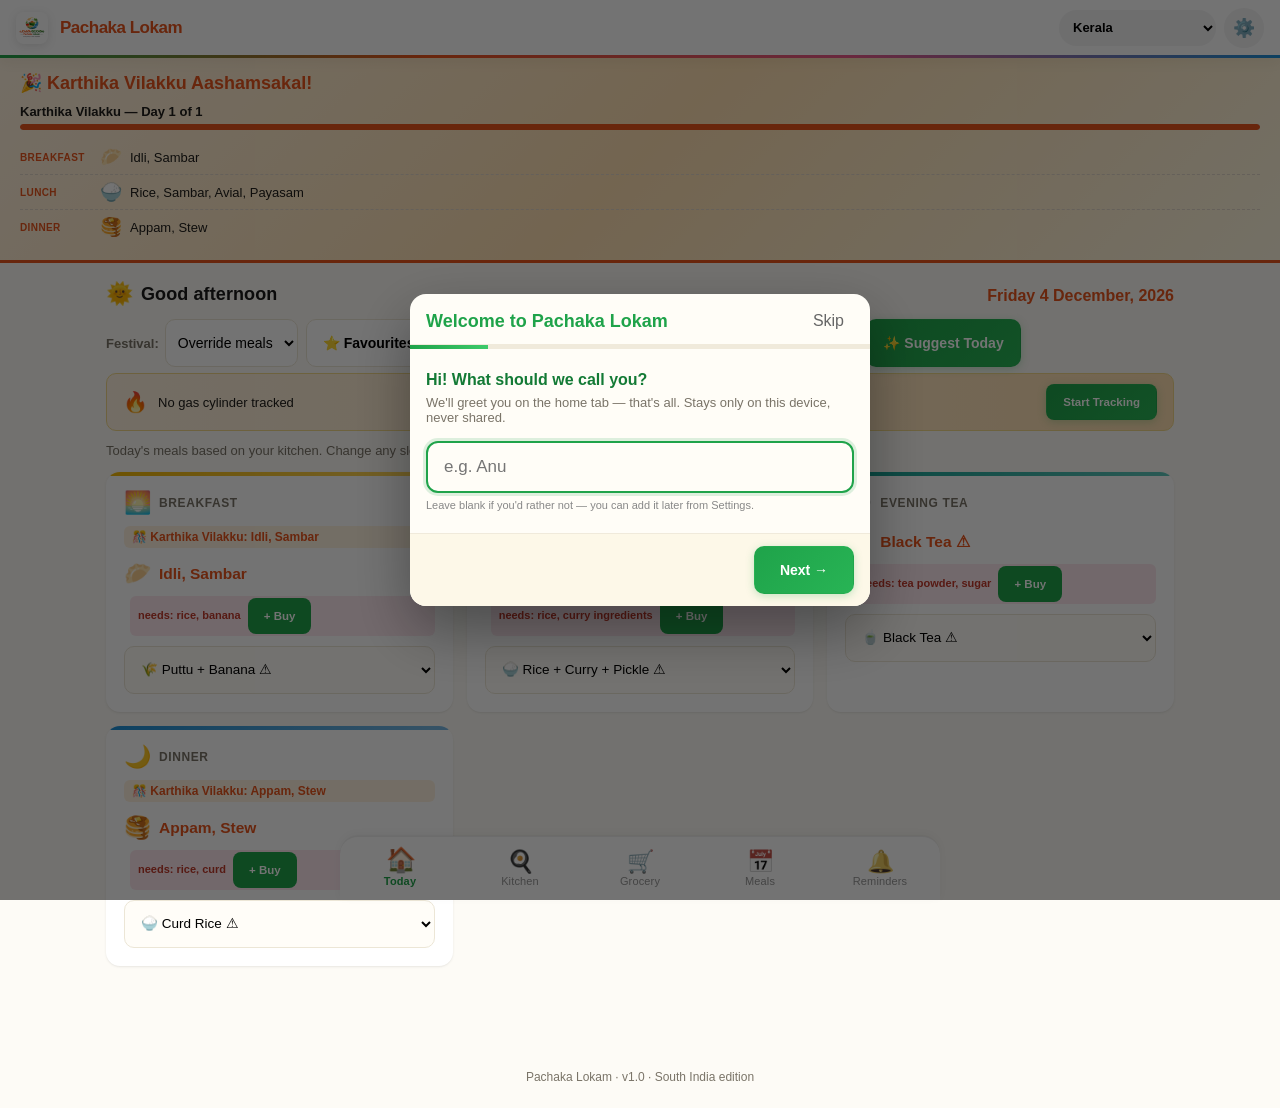
<file: index.html>
<!doctype html>
<html lang="en">
<head>
<meta charset="utf-8" />
<meta name="viewport" content="width=device-width,initial-scale=1,viewport-fit=cover" />
<meta name="theme-color" content="#1fa34a" />
<meta name="description" content="South Indian kitchen companion — grocery tracking, smart meal planning, festival menus, and household reminders for Kerala, Tamil Nadu, Andhra, Telangana & Karnataka." />
<meta name="application-name" content="Pachaka Lokam" />
<meta name="mobile-web-app-capable" content="yes" />
<meta name="apple-mobile-web-app-capable" content="yes" />
<meta name="apple-mobile-web-app-status-bar-style" content="default" />
<meta name="apple-mobile-web-app-title" content="Pachaka Lokam" />
<meta name="format-detection" content="telephone=no" />
<meta property="og:title" content="Pachaka Lokam — Kitchen & Meal Planner" />
<meta property="og:description" content="From grocery to meal, simplified. South Indian kitchen companion." />
<meta property="og:type" content="website" />
<meta property="og:image" content="assets/logo.png" />
<meta name="twitter:card" content="summary" />
<title>Pachaka Lokam — South Indian Kitchen & Meal Planner</title>
<link rel="icon" href="assets/logo.png" />
<link rel="apple-touch-icon" href="assets/logo.png" />
<link rel="manifest" href="manifest.webmanifest" />
<link rel="stylesheet" href="app.css" />
<style id="pl-splash-style">
  /* ===== Pachaka Lokam — CSS-only animated splash (zero KB) ===== */
  #pl-splash{position:fixed;inset:0;z-index:9999;
    background:radial-gradient(circle at 50% 35%, #fff8e8 0%, #fffdf7 55%, #fbf1d8 100%);
    display:flex;flex-direction:column;align-items:center;justify-content:center;
    transition:opacity .5s ease, transform .5s ease;
    font-family:system-ui,-apple-system,Segoe UI,Roboto,sans-serif;overflow:hidden}
  /* glowing ring behind logo */
  #pl-splash::before{content:"";position:absolute;width:260px;height:260px;border-radius:50%;
    background:conic-gradient(from 0deg,#1fa34a,#ffb627,#e2691f,#1fa34a);
    filter:blur(40px);opacity:.35;animation:pl-spin 6s linear infinite}
  /* orbiting food emojis */
  #pl-splash .pl-orbit{position:absolute;width:260px;height:260px;animation:pl-spin 9s linear infinite}
  #pl-splash .pl-orbit span{position:absolute;left:50%;top:50%;font-size:22px;
    transform-origin:0 0;filter:drop-shadow(0 2px 4px rgba(0,0,0,.12))}
  #pl-splash .pl-orbit span:nth-child(1){transform:rotate(0deg)   translate(120px) rotate(0deg)}
  #pl-splash .pl-orbit span:nth-child(2){transform:rotate(72deg)  translate(120px) rotate(-72deg)}
  #pl-splash .pl-orbit span:nth-child(3){transform:rotate(144deg) translate(120px) rotate(-144deg)}
  #pl-splash .pl-orbit span:nth-child(4){transform:rotate(216deg) translate(120px) rotate(-216deg)}
  #pl-splash .pl-orbit span:nth-child(5){transform:rotate(288deg) translate(120px) rotate(-288deg)}
  /* logo */
  #pl-splash .pl-logo-wrap{position:relative;width:128px;height:128px;display:flex;
    align-items:center;justify-content:center;animation:pl-pop .7s cubic-bezier(.2,.9,.3,1.4) both}
  #pl-splash .pl-logo-wrap img{width:120px;height:120px;border-radius:28px;
    box-shadow:0 12px 32px rgba(31,163,74,.28), 0 0 0 4px rgba(255,255,255,.6) inset;
    animation:pl-breathe 2.4s ease-in-out infinite}
  /* word mark */
  #pl-splash h1{position:relative;margin:26px 0 4px;color:#1fa34a;font-size:26px;font-weight:700;
    letter-spacing:.3px;animation:pl-rise .5s .15s ease both}
  #pl-splash h1::after{content:"";position:absolute;left:50%;bottom:-4px;width:0;height:2px;
    background:linear-gradient(90deg,transparent,#1fa34a,transparent);
    animation:pl-underline 1.1s .35s ease forwards}
  #pl-splash p{position:relative;margin:0;color:#7a6a4f;font-size:13.5px;
    animation:pl-rise .5s .25s ease both}
  /* dot loader */
  #pl-splash .pl-dots{margin-top:22px;display:flex;gap:7px}
  #pl-splash .pl-dots i{width:8px;height:8px;border-radius:50%;background:#1fa34a;opacity:.35;
    animation:pl-dot 1.1s infinite ease-in-out}
  #pl-splash .pl-dots i:nth-child(2){animation-delay:.18s}
  #pl-splash .pl-dots i:nth-child(3){animation-delay:.36s}

  @keyframes pl-pop{0%{transform:scale(.6) rotate(-8deg);opacity:0}
    60%{transform:scale(1.06) rotate(2deg);opacity:1}
    100%{transform:scale(1) rotate(0);opacity:1}}
  @keyframes pl-rise{from{opacity:0;transform:translateY(10px)}to{opacity:1;transform:translateY(0)}}
  @keyframes pl-underline{to{width:120px;left:calc(50% - 60px)}}
  @keyframes pl-breathe{0%,100%{transform:scale(1)}50%{transform:scale(1.04)}}
  @keyframes pl-spin{to{transform:rotate(360deg)}}
  @keyframes pl-dot{0%,80%,100%{opacity:.35;transform:scale(.85)}40%{opacity:1;transform:scale(1.2)}}
  body.pl-ready #pl-splash{opacity:0;transform:scale(1.02);pointer-events:none}
  @media (prefers-reduced-motion: reduce){
    #pl-splash::before,#pl-splash .pl-orbit,#pl-splash .pl-logo-wrap img,#pl-splash .pl-dots i{animation:none!important}
    #pl-splash .pl-logo-wrap{animation:pl-rise .3s ease both}
  }

  /* ===== Network banner (browser-only, suppressed in installed app) ===== */
  html.pl-installed #pl-net-banner { display: none !important; }
  @media all and (display-mode: standalone) {
    #pl-net-banner { display: none !important; }
  }

  /* Respect device safe-areas (status bar / notch) when in standalone mode */
  body { padding-top: env(safe-area-inset-top); padding-bottom: env(safe-area-inset-bottom); }
</style>
<script>
  /* Detect installed mode as early as possible — before the body paints —
     so the network banner stays suppressed. Covers PWA standalone, iOS
     Add-to-Home, Android TWA, and Capacitor APK. */
  (function(){
    try{
      var standalone =
        (window.matchMedia && window.matchMedia('(display-mode: standalone)').matches) ||
        window.navigator.standalone === true ||
        (document.referrer || '').indexOf('android-app://') === 0 ||
        !!(window.Capacitor && window.Capacitor.isNativePlatform && window.Capacitor.isNativePlatform());
      if(standalone) document.documentElement.classList.add('pl-installed');
    }catch(e){}
  })();
</script>
</head>
<body>
<div id="pl-splash" role="status" aria-label="Loading Pachaka Lokam">
  <div class="pl-orbit" aria-hidden="true">
    <span>🍛</span><span>🥥</span><span>🌶️</span><span>🍌</span><span>🥭</span>
  </div>
  <div class="pl-logo-wrap"><img src="assets/logo.png" alt=""/></div>
  <h1>Pachaka Lokam</h1>
  <p>From grocery to meal, simplified.</p>
  <div class="pl-dots" aria-hidden="true"><i></i><i></i><i></i></div>
</div>

<header class="hero">
  <img src="assets/logo.png" class="logo" />
  <div>
    <h1>Pachaka Lokam</h1>
    <p class="tag">From grocery to meal, simplified.</p>
  </div>
  <div class="hero-controls">
    <select id="region-select" class="region-sel" title="Select your region">
      <option value="Kerala">Kerala</option>
      <option value="Tamil Nadu">Tamil Nadu</option>
      <option value="Andhra Pradesh">Andhra Pradesh</option>
      <option value="Telangana">Telangana</option>
      <option value="Karnataka">Karnataka</option>
    </select>
    <button id="btn-open-settings" class="hero-icon-btn" title="Settings" aria-label="Settings">⚙️</button>
  </div>
</header>

<!-- Festival Banner (dynamic) -->
<div id="festival-banner" class="festival-banner"></div>

<nav class="tabs" role="tablist" aria-label="Main navigation">
  <button class="tab active" data-tab="today" aria-label="Today">
    <span class="tab-icon" aria-hidden="true">🏠</span>
    <span class="tab-label">Today</span>
  </button>
  <button class="tab" data-tab="kitchen" aria-label="Kitchen">
    <span class="tab-icon" aria-hidden="true">🍳</span>
    <span class="tab-label">Kitchen</span>
  </button>
  <button class="tab" data-tab="grocery" aria-label="Grocery">
    <span class="tab-icon" aria-hidden="true">🛒</span>
    <span class="tab-label">Grocery</span>
  </button>
  <button class="tab" data-tab="meals" aria-label="Meal Plan">
    <span class="tab-icon" aria-hidden="true">📅</span>
    <span class="tab-label">Meals</span>
  </button>
  <button class="tab" data-tab="reminders" aria-label="Reminders">
    <span class="tab-icon" aria-hidden="true">🔔</span>
    <span class="tab-label">Reminders</span>
  </button>
</nav>
<main id="pl-main">

  <!-- ===== TODAY ===== -->
  <section id="today" class="panel active">
    <div class="today-header">
      <div id="today-greeting" class="today-greeting" style="display:none"></div>
      <div id="today-date" class="today-date-label"></div>
      <span id="today-veg-badge" class="veg-badge-small" style="display:none">🌿 Veg Only</span>
      <span id="today-special-badge" class="special-badge" style="display:none"></span>
      <div class="row">
        <label class="switch">Festival:
          <select id="festival-mode-select">
            <option value="override">Override meals</option>
            <option value="suggest">Suggest only</option>
            <option value="off">Off</option>
          </select>
        </label>
        <button class="btn" id="btn-fav-list" title="My favourite meals">⭐ Favourites</button>
        <button class="btn" id="btn-fav-add" title="Save a custom meal">+ Custom meal</button>
        <button class="btn" id="btn-open-festivals" title="Festival calendar">🎉 Festivals</button>
        <button class="btn" id="btn-today-from-template">📋 From Template</button>
        <button class="btn primary" id="btn-today-suggest">✨ Suggest Today</button>
      </div>
    </div>

    <!-- Gas Cylinder Widget -->
    <div id="gas-cylinder-widget" class="gas-widget"></div>

    <p class="hint">Today's meals based on your kitchen. Change any slot with the dropdown.</p>

    <div class="today-grid">
      <!-- Breakfast -->
      <div class="today-card" id="today-breakfast">
        <div class="today-slot-header"><span class="slot-icon">🌅</span><span class="slot-label">Breakfast</span></div>
        <div class="fest-override-label" style="display:none"></div>
        <div class="special-day-label" style="display:none"></div>
        <div class="today-meal-display suggestion">—</div>
        <span class="today-missing miss" style="display:none"></span>
        <div class="today-select-wrap"><select></select></div>
      </div>
      <!-- Lunch -->
      <div class="today-card" id="today-lunch">
        <div class="today-slot-header"><span class="slot-icon">🍛</span><span class="slot-label">Lunch</span></div>
        <div class="fest-override-label" style="display:none"></div>
        <div class="special-day-label" style="display:none"></div>
        <div class="today-meal-display suggestion">—</div>
        <span class="today-missing miss" style="display:none"></span>
        <div class="today-select-wrap"><select></select></div>
      </div>
      <!-- Tea -->
      <div class="today-card" id="today-tea">
        <div class="today-slot-header"><span class="slot-icon">☕</span><span class="slot-label">Evening Tea</span></div>
        <div class="fest-override-label" style="display:none"></div>
        <div class="special-day-label" style="display:none"></div>
        <div class="today-meal-display suggestion">—</div>
        <span class="today-missing miss" style="display:none"></span>
        <div class="today-select-wrap"><select></select></div>
      </div>
      <!-- Dinner -->
      <div class="today-card" id="today-dinner">
        <div class="today-slot-header"><span class="slot-icon">🌙</span><span class="slot-label">Dinner</span></div>
        <div class="fest-override-label" style="display:none"></div>
        <div class="special-day-label" style="display:none"></div>
        <div class="today-meal-display suggestion">—</div>
        <span class="today-missing miss" style="display:none"></span>
        <div class="today-select-wrap"><select></select></div>
      </div>
    </div>
  </section>

  <!-- ===== KITCHEN ===== -->
  <section id="kitchen" class="panel">
    <div class="toolbar">
      <h2>What's in my Kitchen</h2>
      <div class="row">
        <button class="btn" id="btn-kitchen-select-all-empty" title="Select every empty item">☑ Select all empty</button>
        <button class="btn" id="btn-reset-month">Reset Month</button>
      </div>
    </div>
    <p class="hint">Tick boxes on multiple items, then use the bar at the bottom to bulk update — one save for everything.</p>
    <div id="kitchen-groups"></div>
  </section>

  <!-- Floating bulk-action bar for Kitchen -->
  <div id="kitchen-bulk-bar" class="bulk-bar" style="display:none">
    <span id="kbb-count" class="bulk-count">0 selected</span>
    <button class="btn xs primary" id="kbb-stock">✓ Restock to default</button>
    <button class="btn xs" id="kbb-out">✗ Mark as Out</button>
    <button class="btn xs" id="kbb-buy">+ Add to Grocery</button>
    <button class="btn xs" id="kbb-clear">Clear</button>
  </div>

  <!-- ===== GROCERY ===== -->
  <section id="grocery" class="panel">
    <div class="toolbar">
      <h2>Shopping List</h2>
      <button class="btn" id="btn-share-grocery" title="Share grocery list">↗ Share</button>
    </div>
    <p class="hint">Tap <b>Bought</b> to return items to Kitchen.</p>
    <div id="grocery-list"></div>
  </section>

  <!-- ===== MEAL PLAN ===== -->
  <section id="meals" class="panel">
    <div id="template-banner" class="banner">
      <div><b>You have a saved weekly plan.</b><div class="meta">Apply it to this week — items missing in kitchen will be auto-substituted.</div></div>
      <div class="row"><button class="btn primary" id="btn-apply-template">Apply</button>
      <button class="btn" id="btn-dismiss-template">Not this week</button></div>
    </div>
    <div class="toolbar">
      <h2 id="meal-plan-title">Kerala Meal Plan</h2>
      <div class="row">
        <label class="switch">Drink:
          <select id="bev-select"><option value="tea">Tea</option><option value="coffee">Coffee</option><option value="either">Either</option></select>
        </label>
        <input type="date" id="plan-start" />
        <button class="btn" id="btn-share-plan" title="Share this week's plan">↗ Share</button>
        <button class="btn" id="btn-edit-toggle">Edit Plan</button>
        <button class="btn primary" id="btn-generate">Generate 7 days</button>
      </div>
    </div>
    <p class="hint">Suggestions adapt to your kitchen. Partial matches show <b>needs: …</b>.</p>
    <div id="plan-grid"></div>
    <div class="row" style="justify-content:flex-end; margin-top:12px">
      <button class="btn" id="btn-save-template" style="display:none">💾 Save as Weekly Template</button>
    </div>
    <div id="missing-panel" class="missing-panel" style="display:none">
      <div class="toolbar"><h3>Missing for this plan</h3><button class="btn xs primary" id="btn-approve-all">Approve all → Grocery</button></div>
      <p class="hint">Approve items to add them to your Grocery list. Dismiss if not needed.</p>
      <div id="missing-list" class="chips"></div>
    </div>
  </section>

  <!-- ===== REMINDERS ===== -->
  <section id="reminders" class="panel">
    <nav class="rem-tabs">
      <button class="rem-tab active" data-remtab="rem-alerts">🔔 Reminders</button>
      <button class="rem-tab" data-remtab="rem-tracker">📅 Tracker</button>
    </nav>

    <!-- Reminders sub-panel -->
    <div id="rem-alerts" class="rem-panel active">
      <div class="toolbar" style="margin-top:14px"><h2>Smart Reminders</h2><button class="btn" id="btn-enable-notif">Enable Notifications</button></div>

      <div class="card" style="margin:10px 0;padding:12px">
        <div class="toolbar"><h3>🍽️ Meal Reminders</h3>
          <label class="switch"><input type="checkbox" id="mr-enabled"/><span>Enabled</span></label>
        </div>
        <p class="hint">Get notified at meal-time with today's planned dish.</p>
        <div class="add-row" style="flex-wrap:wrap;gap:8px">
          <label>🌅 Breakfast <input type="time" id="mr-breakfast"/></label>
          <label>🍛 Lunch <input type="time" id="mr-lunch"/></label>
          <label>☕ Tea <input type="time" id="mr-tea"/></label>
          <label>🌙 Dinner <input type="time" id="mr-dinner"/></label>
          <button class="btn primary" id="btn-save-meal-rem">Save</button>
        </div>
      </div>

      <div class="card" style="margin:10px 0;padding:12px">
        <div class="toolbar"><h3>💧 Water Reminders</h3>
          <label class="switch"><input type="checkbox" id="wr-enabled"/><span>Enabled</span></label>
        </div>
        <p class="hint">Stay hydrated — get a gentle nudge every X minutes during your active hours.</p>
        <div class="add-row" style="flex-wrap:wrap;gap:8px">
          <label>Every <input type="number" id="wr-interval" min="15" max="240" step="15" style="width:70px"/> min</label>
          <label>From <input type="time" id="wr-start"/></label>
          <label>To <input type="time" id="wr-end"/></label>
          <label>Goal <input type="number" id="wr-goal" min="1" max="20" style="width:60px"/> glasses/day</label>
          <button class="btn primary" id="btn-save-water">Save</button>
        </div>
        <div class="water-tracker-row">
          <div class="water-count-display" id="water-count-display">0 / 8 glasses today</div>
          <div class="row">
            <button class="btn xs primary" id="btn-water-drank">+ Drank a glass</button>
            <button class="btn xs" id="btn-water-reset">Reset today</button>
          </div>
        </div>
      </div>

      <div class="card" style="margin:10px 0;padding:12px">
        <div class="toolbar"><h3>🎊 Festival Notifications</h3>
          <label class="switch"><input type="checkbox" id="fn-enabled"/><span>Enabled</span></label>
        </div>
        <p class="hint">Morning alerts when a festival starts, peaks, or is approaching.</p>
        <div class="add-row" style="flex-wrap:wrap;gap:8px">
          <label>Morning alert at <input type="time" id="fn-time"/></label>
          <label>Remind me <input type="number" id="fn-lead" min="1" max="14" style="width:60px"/> day(s) before</label>
          <button class="btn primary" id="btn-save-fest-notif">Save</button>
        </div>
      </div>

      <h3 style="margin-top:18px">Custom Reminders</h3>
      <div id="reminder-list"></div>
      <div class="add-row">
        <input id="r-title" placeholder="Reminder title" />
        <select id="r-freq"><option value="daily">Daily</option><option value="weekly">Weekly</option><option value="custom">Custom</option></select>
        <input id="r-time" type="time" />
        <button class="btn primary" id="btn-add-rem">Add</button>
      </div>
    </div>

    <!-- Tracker sub-panel -->
    <div id="rem-tracker" class="rem-panel">
      <div class="tracker-header">
        <h2>Monthly Tracker</h2>
        <div class="row">
          <button class="btn xs" id="tracker-prev">‹ Prev</button>
          <span id="tracker-month-label" class="tracker-month"></span>
          <button class="btn xs" id="tracker-next">Next ›</button>
        </div>
      </div>

      <!-- Stats strip (6 cards: maid, milk, newspaper) -->
      <div class="tracker-stats">
        <div class="stat-card maid-color">
          <div class="stat-val" id="stat-maid-present">0</div>
          <div class="stat-lbl">Maid Present</div>
        </div>
        <div class="stat-card absent-color">
          <div class="stat-val" id="stat-maid-absent">0</div>
          <div class="stat-lbl">Maid Absent</div>
        </div>
        <div class="stat-card milk-color">
          <div class="stat-val" id="stat-milk-received">0</div>
          <div class="stat-lbl">Milk Days</div>
        </div>
        <div class="stat-card missed-color">
          <div class="stat-val" id="stat-milk-missed">0</div>
          <div class="stat-lbl">Milk Missed</div>
        </div>
        <div class="stat-card news-color">
          <div class="stat-val" id="stat-news-received">0</div>
          <div class="stat-lbl">Paper Days</div>
        </div>
        <div class="stat-card news-missed-color">
          <div class="stat-val" id="stat-news-missed">0</div>
          <div class="stat-lbl">Paper Missed</div>
        </div>
      </div>

      <!-- Legend -->
      <div class="tracker-legend">
        <span class="leg-dot present"></span> Maid &nbsp;
        <span class="leg-dot absent"></span> Absent &nbsp;
        <span class="leg-dot received"></span> Milk &nbsp;
        <span class="leg-dot missed"></span> Missed &nbsp;
        <span class="leg-dot news-yes"></span> Paper &nbsp;
        <span class="leg-dot news-no"></span> No paper
        <span class="leg-note">· Tap to cycle: blank → yes → no → blank</span>
      </div>

      <!-- Calendar -->
      <div id="tracker-grid" class="tracker-grid"></div>
    </div>
  </section>

  <!-- ===== FESTIVALS ===== -->
  <section id="festivals" class="panel">
    <div class="toolbar"><h2>Festival Calendar</h2></div>
    <p class="hint">Festivals for your selected region. Active festivals override meal plans.</p>
    <div id="festival-list"></div>
  </section>

  <!-- ===== SETTINGS ===== -->
  <section id="settings" class="panel">
    <div class="toolbar"><h2>⚙️ Settings</h2></div>

    <div class="settings-section">
      <h3>You</h3>
      <p class="hint">We'll use your name to greet you. Stays only on this device.</p>
      <div class="settings-row">
        <label class="settings-label" for="settings-name">Your name</label>
        <input type="text" id="settings-name" placeholder="e.g. Anu" autocomplete="given-name" maxlength="40" />
      </div>
    </div>

    <div class="settings-section">
      <h3>Region &amp; preferences</h3>
      <div class="settings-row">
        <label class="settings-label" for="settings-region">Region</label>
        <select id="settings-region">
          <option value="Kerala">Kerala</option>
          <option value="Tamil Nadu">Tamil Nadu</option>
          <option value="Andhra Pradesh">Andhra Pradesh</option>
          <option value="Telangana">Telangana</option>
          <option value="Karnataka">Karnataka</option>
        </select>
      </div>
      <div class="settings-row">
        <label class="settings-label" for="settings-diet">Diet</label>
        <select id="settings-diet">
          <option value="veg">🌿 Vegetarian</option>
          <option value="egg">🥚 Egg-only (no meat)</option>
          <option value="nonveg">🍗 Non-vegetarian</option>
        </select>
      </div>
      <div class="settings-row">
        <label class="settings-label" for="settings-beverage">Beverage</label>
        <select id="settings-beverage">
          <option value="tea">☕ Tea</option>
          <option value="coffee">☕ Coffee</option>
          <option value="either">↔ Either</option>
        </select>
      </div>
    </div>

    <div class="settings-section">
      <h3>Data</h3>
      <p class="hint">Your data lives only on this device. Back it up so you don't lose it.</p>
      <div class="settings-actions">
        <button class="btn" id="btn-backup">💾 Backup &amp; Restore</button>
        <button class="btn" id="btn-share-paste">📥 Paste shared link</button>
        <button class="btn" id="btn-rerun-onboarding">🔁 Re-run setup wizard</button>
      </div>
    </div>

    <div class="settings-section">
      <h3>About</h3>
      <p class="settings-about">
        <b>Pachaka Lokam</b> · South Indian kitchen &amp; meal planner<br>
        100% offline · No accounts · No tracking<br>
        <a href="privacy-policy.html">Privacy policy</a> ·
        <a href="https://github.com/PrashobhPaul/Pachaka-Lokam" target="_blank" rel="noopener">Source code</a>
      </p>
    </div>
  </section>

</main>
<footer>Pachaka Lokam · v1.0 · South India edition</footer>
<script src="data.js"></script>
<script src="favourites.js"></script>
<script src="share.js"></script>
<script src="backup.js"></script>
<script src="onboarding.js"></script>
<script src="app.js"></script>
</body>
</html>
</file>
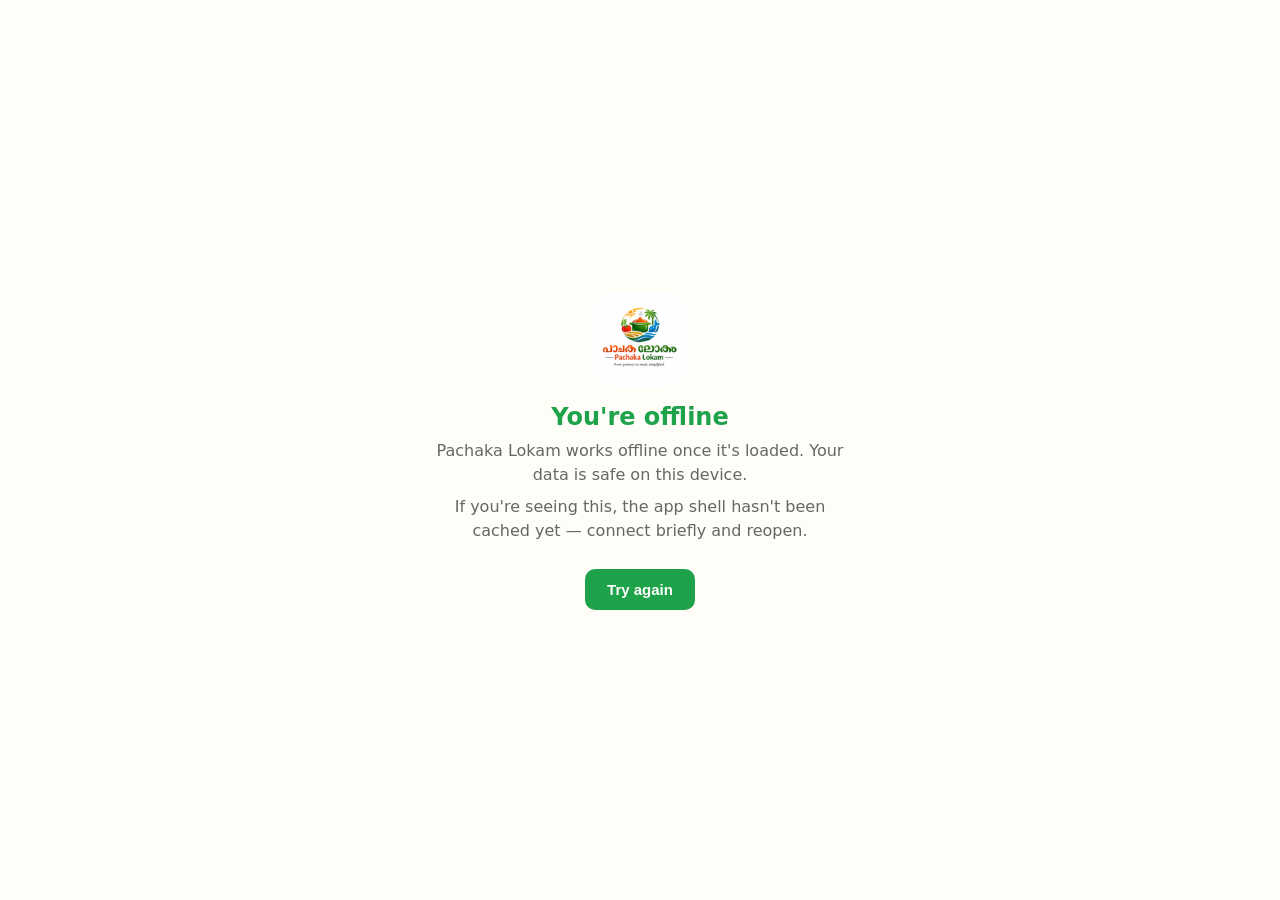
<file: offline.html>
<!doctype html>
<html lang="en">
<head>
<meta charset="utf-8"/>
<meta name="viewport" content="width=device-width,initial-scale=1"/>
<meta name="theme-color" content="#1fa34a"/>
<title>Offline — Pachaka Lokam</title>
<style>
  :root { --green:#1fa34a; --bg:#fffdf7; --ink:#222; --muted:#666; }
  *{box-sizing:border-box}
  body{margin:0;min-height:100vh;font-family:system-ui,-apple-system,Segoe UI,Roboto,sans-serif;
       background:var(--bg);color:var(--ink);display:flex;align-items:center;justify-content:center;padding:24px}
  .card{max-width:420px;text-align:center}
  img{width:96px;height:96px;border-radius:24px;margin-bottom:12px}
  h1{margin:0 0 8px;color:var(--green);font-size:24px}
  p{margin:8px 0;color:var(--muted);line-height:1.5}
  button{margin-top:18px;background:var(--green);color:#fff;border:0;padding:12px 22px;border-radius:10px;
         font-size:15px;font-weight:600;cursor:pointer}
  button:active{transform:translateY(1px)}
</style>
</head>
<body>
<div class="card">
  <img src="assets/logo.png" alt="Pachaka Lokam"/>
  <h1>You're offline</h1>
  <p>Pachaka Lokam works offline once it's loaded. Your data is safe on this device.</p>
  <p>If you're seeing this, the app shell hasn't been cached yet — connect briefly and reopen.</p>
  <button onclick="location.reload()">Try again</button>
</div>
</body>
</html>
</file>
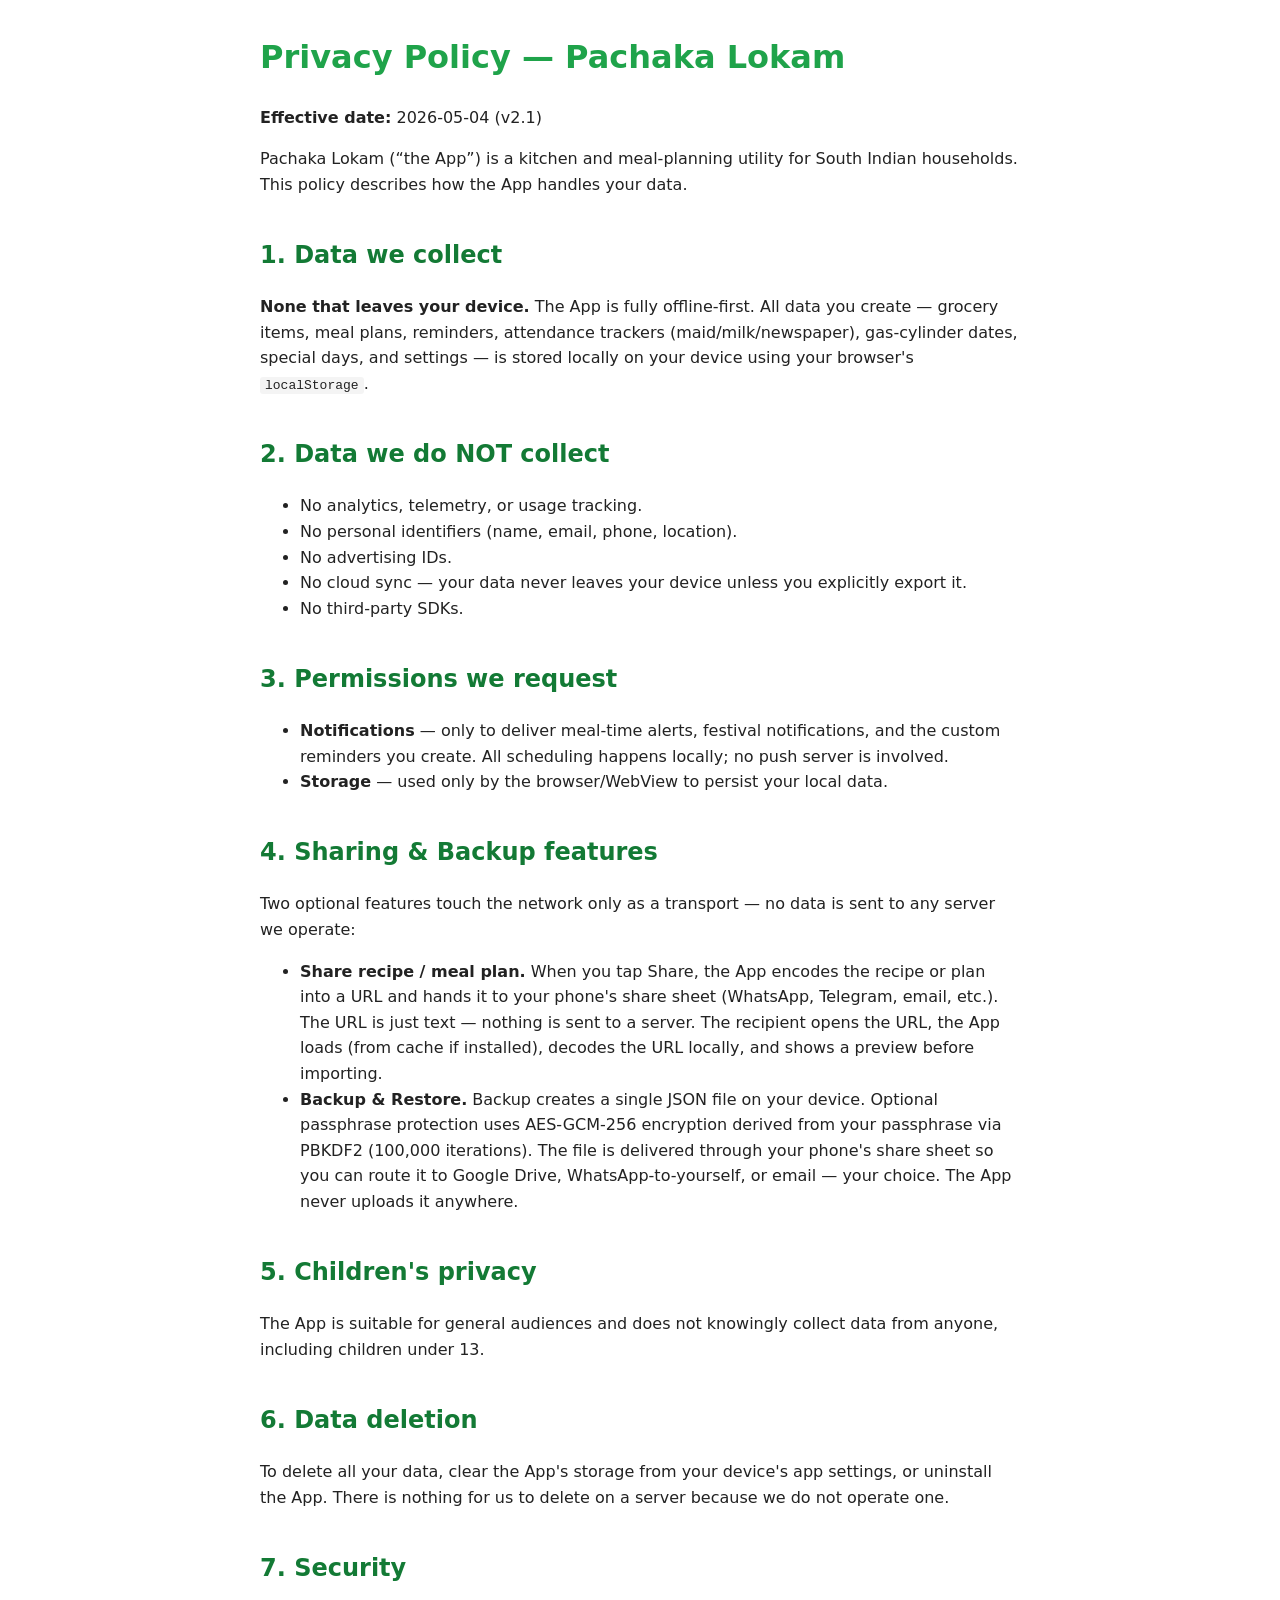
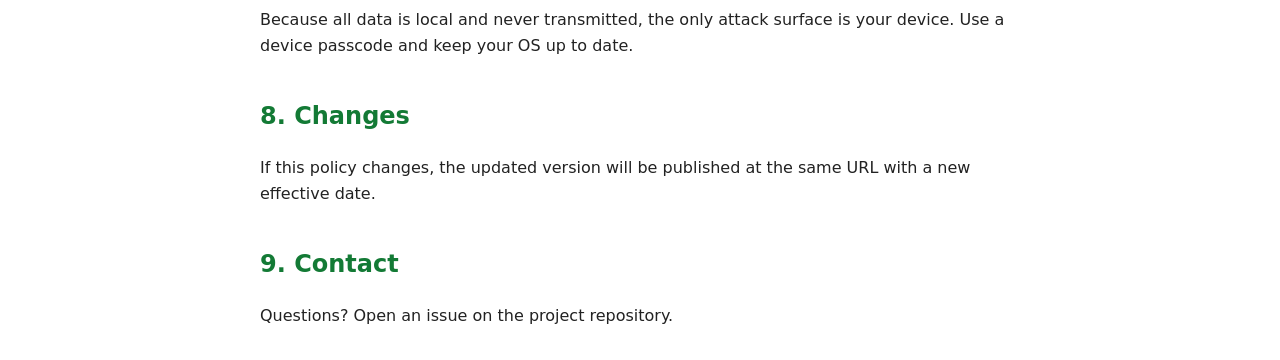
<file: privacy-policy.html>
<!doctype html>
<html lang="en">
<head>
<meta charset="utf-8"/>
<meta name="viewport" content="width=device-width,initial-scale=1"/>
<title>Privacy Policy — Pachaka Lokam</title>
<style>
  body { font-family: system-ui, -apple-system, sans-serif; max-width: 760px; margin: 2rem auto; padding: 0 1rem; color: #222; line-height: 1.6; }
  h1 { color: #1fa34a; } h2 { margin-top: 1.6em; color: #137a35; }
  code { background: #f4f4f4; padding: 1px 5px; border-radius: 3px; }
  a { color: #1fa34a; }
</style>
</head>
<body>
<h1>Privacy Policy — Pachaka Lokam</h1>
<p><strong>Effective date:</strong> 2026-05-04 (v2.1)</p>

<p>Pachaka Lokam (“the App”) is a kitchen and meal-planning utility for South Indian households. This policy describes how the App handles your data.</p>

<h2>1. Data we collect</h2>
<p><strong>None that leaves your device.</strong> The App is fully offline-first. All data you create — grocery items, meal plans, reminders, attendance trackers (maid/milk/newspaper), gas-cylinder dates, special days, and settings — is stored locally on your device using your browser's <code>localStorage</code>.</p>

<h2>2. Data we do NOT collect</h2>
<ul>
  <li>No analytics, telemetry, or usage tracking.</li>
  <li>No personal identifiers (name, email, phone, location).</li>
  <li>No advertising IDs.</li>
  <li>No cloud sync — your data never leaves your device unless you explicitly export it.</li>
  <li>No third-party SDKs.</li>
</ul>

<h2>3. Permissions we request</h2>
<ul>
  <li><strong>Notifications</strong> — only to deliver meal-time alerts, festival notifications, and the custom reminders you create. All scheduling happens locally; no push server is involved.</li>
  <li><strong>Storage</strong> — used only by the browser/WebView to persist your local data.</li>
</ul>

<h2>4. Sharing &amp; Backup features</h2>
<p>Two optional features touch the network only as a transport — no data is sent to any server we operate:</p>
<ul>
  <li><strong>Share recipe / meal plan.</strong> When you tap Share, the App encodes the recipe or plan into a URL and hands it to your phone's share sheet (WhatsApp, Telegram, email, etc.). The URL is just text — nothing is sent to a server. The recipient opens the URL, the App loads (from cache if installed), decodes the URL locally, and shows a preview before importing.</li>
  <li><strong>Backup &amp; Restore.</strong> Backup creates a single JSON file on your device. Optional passphrase protection uses AES-GCM-256 encryption derived from your passphrase via PBKDF2 (100,000 iterations). The file is delivered through your phone's share sheet so you can route it to Google Drive, WhatsApp-to-yourself, or email — your choice. The App never uploads it anywhere.</li>
</ul>

<h2>5. Children's privacy</h2>
<p>The App is suitable for general audiences and does not knowingly collect data from anyone, including children under 13.</p>

<h2>6. Data deletion</h2>
<p>To delete all your data, clear the App's storage from your device's app settings, or uninstall the App. There is nothing for us to delete on a server because we do not operate one.</p>

<h2>7. Security</h2>
<p>Because all data is local and never transmitted, the only attack surface is your device. Use a device passcode and keep your OS up to date.</p>

<h2>8. Changes</h2>
<p>If this policy changes, the updated version will be published at the same URL with a new effective date.</p>

<h2>9. Contact</h2>
<p>Questions? Open an issue on the project repository.</p>
</body>
</html>
</file>
<file: app.css>
:root {
  --green:#1fa34a; --green-soft:#e3f4ea;
  --orange:#e8541c; --orange-soft:#fff1e6;
  --blue:#1d8fd6;   --blue-soft:#e6f3fc;
  --yellow:#f2b705; --yellow-soft:#fff7d9;
  --pink:#e85a8b;   --pink-soft:#fde8ef;
  --bg:#fdfbf6;
  --ink:#1f1d1a; --muted:#7a7468;
  --card:#ffffff; --card-elev:#fffdf8;
  --border:#ece6d6;
  --red:#c0392b; --teal:#0f9d8f; --purple:#7c3aed;
  --shadow-sm:0 1px 2px rgba(70,55,30,0.06);
  --shadow-md:0 4px 14px rgba(70,55,30,0.08);
  --shadow-lg:0 10px 30px rgba(70,55,30,0.12);
  --grad-warm:linear-gradient(135deg,#fff8ec 0%,#ffeede 50%,#fff3ec 100%);
  --grad-mint:linear-gradient(135deg,#f0faf3 0%,#e3f4ea 100%);
  --grad-pink:linear-gradient(135deg,#fff3f7 0%,#fde2ec 100%);
  --grad-blue:linear-gradient(135deg,#eef6fc 0%,#dceffb 100%);
}
* { box-sizing:border-box; -webkit-tap-highlight-color:transparent; }
html,body { margin:0; }
body { font-family:"Inter",-apple-system,"Segoe UI",Roboto,"Helvetica Neue",sans-serif; background:var(--bg); color:var(--ink); padding-bottom:env(safe-area-inset-bottom); -webkit-font-smoothing:antialiased; }

/* ===== HERO ===== */
.hero { display:flex; align-items:center; gap:16px; padding:22px 24px; padding-top:calc(22px + env(safe-area-inset-top));
  background:var(--grad-warm); border-bottom:3px solid transparent;
  background-clip:padding-box; box-shadow:var(--shadow-md); position:relative; }
.hero::after { content:""; position:absolute; left:0; right:0; bottom:-3px; height:3px;
  background:linear-gradient(90deg,var(--green),var(--orange),var(--pink),var(--blue)); }
.logo { height:60px; width:60px; object-fit:contain; filter:drop-shadow(0 2px 4px rgba(0,0,0,0.1)); }
.hero h1 { margin:0; color:var(--orange); font-size:26px; font-weight:800; letter-spacing:-0.5px; }
.tag { margin:2px 0 0; color:var(--green); font-style:italic; font-weight:500; font-size:13px; }
.hero-controls { margin-left:auto; }
.region-sel { min-width:130px; font-weight:600; padding:8px 10px; border:1.5px solid var(--border); border-radius:8px; font-size:13px; background:#fff; font-family:inherit; }

/* ===== FESTIVAL BANNER ===== */
.festival-banner { margin:0; padding:0; }
.festival-banner.active {
  background:linear-gradient(135deg,#fff3e0 0%,#ffe0b2 50%,#fff8e1 100%);
  border-bottom:3px solid var(--orange); padding:16px 20px;
}
.festival-banner.upcoming {
  background:#f0f7ff; border-bottom:2px solid var(--blue); padding:10px 20px;
}
.fest-greeting { font-size:18px; font-weight:700; color:var(--orange); margin-bottom:8px; }
.fest-progress { margin-bottom:10px; }
.fest-progress span { font-size:13px; color:var(--ink); font-weight:600; }
.progress-bar { height:6px; background:#e0e0e0; border-radius:3px; margin-top:4px; overflow:hidden; }
.progress-fill { height:100%; background:var(--orange); border-radius:3px; transition:width 0.3s; }
.fest-meals { margin-top:8px; }
.fest-dish { padding:6px 0; font-size:13px; border-bottom:1px dashed #e0d6c8; display:flex; align-items:center; gap:8px; }
.fest-dish:last-child { border-bottom:none; }
.fest-dish > span:first-child { display:inline-block; width:72px; flex-shrink:0; font-weight:700; color:var(--orange); text-transform:uppercase; font-size:10px; letter-spacing:0.4px; }
.fest-dish .dish-emoji { font-size:18px; flex-shrink:0; }
.fest-upcoming { font-size:14px; color:var(--blue); }
.fest-upcoming b { color:var(--ink); }

/* ===== MAIN TABS ===== */
.tabs { display:flex; gap:4px; padding:0 16px; background:var(--card); border-bottom:1px solid var(--border); position:sticky; top:0; z-index:10; overflow-x:auto; box-shadow:0 1px 0 rgba(0,0,0,0.02); }
.tabs::-webkit-scrollbar { display:none; }
.tab { background:transparent; border:none; padding:14px 16px; font-size:14px; cursor:pointer; color:var(--muted); border-bottom:3px solid transparent; font-weight:600; white-space:nowrap; transition:color 0.18s; }
.tab:hover { color:var(--orange); }
.tab.active { color:var(--green); border-bottom-color:var(--green); }
main { padding:20px 16px 40px; max-width:1100px; margin:0 auto; }
.panel { display:none; } .panel.active { display:block; }

/* ===== GAS CYLINDER WIDGET ===== */
.gas-widget { display:flex; align-items:center; gap:10px; background:linear-gradient(90deg,#fff3e0,#ffe0b2); border:1px solid #f2d98a;
  border-radius:10px; padding:10px 16px; margin-bottom:12px; }
.gas-widget:empty { display:none; }
.gas-icon { font-size:20px; }
.gas-text { flex:1; font-size:13px; color:var(--ink); }
.gas-text b { color:var(--orange); font-size:15px; }

/* ===== TODAY TAB ===== */
.today-header { display:flex; justify-content:space-between; align-items:center; flex-wrap:wrap; gap:10px; margin-bottom:6px; }
.today-date-label { font-size:16px; font-weight:700; color:var(--orange); }
.today-grid { display:grid; grid-template-columns:repeat(auto-fit,minmax(260px,1fr)); gap:14px; margin-top:12px; }
.today-card { background:var(--card); border:1px solid var(--border); border-radius:18px; padding:18px; display:flex; flex-direction:column; gap:10px; position:relative; box-shadow:var(--shadow-sm); transition:box-shadow 0.2s, transform 0.18s; overflow:hidden; }
.today-card::before { content:""; position:absolute; top:0; left:0; right:0; height:4px; background:var(--yellow); }
.today-card:hover { box-shadow:var(--shadow-md); transform:translateY(-2px); }
.today-card:nth-child(1)::before { background:linear-gradient(90deg,#f2b705,#ffd966); }
.today-card:nth-child(2)::before { background:linear-gradient(90deg,var(--orange),#ff8a5b); }
.today-card:nth-child(3)::before { background:linear-gradient(90deg,var(--teal),#5fc7bb); }
.today-card:nth-child(4)::before { background:linear-gradient(90deg,var(--blue),#7bb8e2); }
.today-slot-header { display:flex; align-items:center; gap:8px; }
.slot-icon { font-size:22px; }
.slot-label { font-size:12px; font-weight:800; text-transform:uppercase; letter-spacing:0.6px; color:var(--muted); }
.today-meal-display { font-size:15.5px; font-weight:600; min-height:26px; line-height:1.45; display:flex; align-items:center; gap:8px; flex-wrap:wrap; }
.today-meal-display .meal-emoji { font-size:22px; flex-shrink:0; }
.today-meal-display .meal-name { flex:1; min-width:0; }
.today-meal-display.set { color:var(--ink); }
.today-meal-display.suggestion { color:var(--green); }
.today-meal-display.empty { color:var(--muted); font-style:italic; font-size:13px; }
.today-meal-display.festival { color:var(--orange); }
.today-select-wrap select { width:100%; padding:9px 12px; font-size:13.5px; border:1.5px solid var(--border); border-radius:10px; background:var(--card-elev); transition:border-color 0.15s; }
.today-select-wrap select:focus { border-color:var(--green); outline:none; }
.today-missing { font-size:11px; margin-top:-4px; }
.fest-override-label { font-size:12px; color:var(--orange); font-weight:600; background:#fff3e0; padding:4px 8px; border-radius:6px; }

/* ===== SHARED LAYOUT ===== */
.toolbar { display:flex; justify-content:space-between; align-items:center; margin-bottom:14px; flex-wrap:wrap; gap:10px; }
.row { display:flex; gap:8px; align-items:center; flex-wrap:wrap; }
h2 { margin:0; font-size:18px; } h3 { margin:0; font-size:14px; }
.hint { color:var(--muted); font-size:13px; margin:0 0 14px; }
.btn { background:#fff; border:1.5px solid var(--border); padding:10px 16px; border-radius:10px; cursor:pointer; font-weight:600; font-size:14px; transition:transform 0.12s, box-shadow 0.18s, background 0.18s, border-color 0.18s; }
.btn:hover { box-shadow:var(--shadow-sm); border-color:var(--green); }
.btn.primary { background:linear-gradient(135deg,var(--green) 0%,#28b455 100%); color:#fff; border-color:transparent; box-shadow:0 2px 8px rgba(31,163,74,0.25); }
.btn.primary:hover { box-shadow:0 4px 14px rgba(31,163,74,0.35); }
.btn.xs { padding:6px 11px; font-size:11.5px; border-radius:8px; }
.btn:active { transform:scale(0.96); }
input,select { padding:10px 12px; border:1.5px solid var(--border); border-radius:10px; font-size:14px; background:#fff; font-family:inherit; transition:border-color 0.15s; }
input:focus, select:focus { border-color:var(--green); outline:none; }
.switch { display:inline-flex; align-items:center; gap:6px; font-size:13px; color:var(--muted); font-weight:600; }
.switch select { padding:6px 8px; }

/* ===== KITCHEN / GROCERY CARDS ===== */
.category { background:var(--card); border:1px solid var(--border); border-radius:16px; padding:16px; margin-bottom:14px; box-shadow:var(--shadow-sm); transition:box-shadow 0.18s; }
.category:hover { box-shadow:var(--shadow-md); }
.category h3 { color:var(--orange); font-size:13px; text-transform:uppercase; letter-spacing:0.6px; display:flex; align-items:center; justify-content:space-between; margin-bottom:12px; gap:8px; }
.category h3 .cat-icon { font-size:18px; margin-right:6px; }
.category h3 .count { color:var(--muted); font-size:11px; font-weight:500; text-transform:none; letter-spacing:0; margin-left:auto; }
.category details summary { cursor:pointer; color:var(--muted); font-size:12px; padding:8px 4px; font-weight:600; }
.category details summary:hover { color:var(--orange); }
.items { display:grid; grid-template-columns:repeat(auto-fill,minmax(260px,1fr)); gap:8px; margin-top:6px; }
.item { display:flex; align-items:center; gap:8px; padding:10px 12px; background:var(--card-elev); border-radius:10px; font-size:13.5px; border-left:3px solid transparent; transition:transform 0.12s, box-shadow 0.18s, background 0.18s; }
.item:hover { box-shadow:var(--shadow-sm); transform:translateY(-1px); }
.item .item-icon { font-size:18px; line-height:1; flex-shrink:0; width:24px; text-align:center; filter:saturate(1.1); }
.item.stocked { border-left-color:var(--green); background:linear-gradient(90deg,var(--green-soft),#fff); }
.item.empty { opacity:0.78; background:#fbfaf3; }
.item.empty:hover { opacity:1; }
.item .name { flex:1; font-weight:500; color:var(--ink); }
.item .qty { width:64px; padding:5px 8px; font-size:12px; border-radius:6px; }
.item .unit { font-size:11px; color:var(--muted); min-width:28px; font-weight:700; text-transform:uppercase; letter-spacing:0.3px; }

/* ===== MEAL PLAN ===== */
.banner { background:var(--grad-warm); border:1px solid var(--yellow); border-radius:14px; padding:14px 16px; margin-bottom:14px; display:flex; justify-content:space-between; align-items:center; flex-wrap:wrap; gap:10px; box-shadow:var(--shadow-sm); }
.banner .meta { color:var(--muted); font-size:12px; margin-top:4px; }
#plan-grid { display:grid; grid-template-columns:repeat(auto-fit,minmax(260px,1fr)); gap:14px; }
.day-card { background:var(--card); border:1px solid var(--border); border-radius:14px; padding:16px; border-left:4px solid var(--blue); box-shadow:var(--shadow-sm); transition:box-shadow 0.18s, transform 0.18s; }
.day-card:hover { box-shadow:var(--shadow-md); transform:translateY(-1px); }
.day-card h4 { margin:0 0 10px; color:var(--blue); font-size:14px; font-weight:700; }
.day-card.festival-day { border-left-color:var(--orange); background:var(--grad-warm); }
.fest-badge { display:inline-block; background:var(--orange); color:#fff; font-size:10px; font-weight:700; text-transform:uppercase;
  letter-spacing:0.5px; padding:3px 9px; border-radius:6px; margin-bottom:6px; }
.meal-row { padding:9px 4px; border-bottom:1px dashed var(--border); font-size:13.5px; line-height:1.45; display:flex; flex-wrap:wrap; align-items:baseline; gap:6px; }
.meal-row:last-child { border-bottom:none; }
.meal-row b { color:var(--orange); text-transform:capitalize; display:block; font-size:11px; margin-bottom:2px; font-weight:800; letter-spacing:0.4px; width:100%; }
.meal-row .meal-emoji { font-size:18px; line-height:1; flex-shrink:0; }
.meal-row.partial { background:var(--orange-soft); border-radius:8px; padding:9px 10px; }
.meal-row select { width:100%; padding:6px 10px; font-size:12.5px; border-radius:8px; }
.miss { display:inline-block; margin-left:6px; font-size:11px; color:var(--red); background:var(--pink-soft); padding:2px 8px; border-radius:6px; font-weight:600; }
.missing-panel { background:var(--card); border:1px solid var(--yellow); border-left:4px solid var(--yellow); border-radius:12px; padding:14px; margin-top:16px; }
.chips { display:flex; flex-wrap:wrap; gap:6px; }
.chip { display:inline-flex; align-items:center; gap:4px; background:#faf9f2; border:1px solid var(--border); border-radius:20px; padding:4px 4px 4px 12px; font-size:13px; }
.chip button { border:none; background:transparent; cursor:pointer; padding:4px 6px; font-size:13px; border-radius:50%; }
.chip button[title=Approve] { color:var(--green); font-weight:bold; }
.chip button[title=Dismiss] { color:#c0392b; }

/* ===== REMINDERS SUB-TABS ===== */
.rem-tabs { display:flex; gap:4px; border-bottom:1px solid var(--border); margin-bottom:2px; }
.rem-tab { background:transparent; border:none; border-bottom:3px solid transparent; padding:10px 16px; font-size:14px; font-weight:600; color:var(--muted); cursor:pointer; }
.rem-tab.active { color:var(--orange); border-bottom-color:var(--orange); }
.rem-panel { display:none; } .rem-panel.active { display:block; }

/* ===== REMINDER ROWS ===== */
#reminder-list { display:flex; flex-direction:column; gap:8px; margin-bottom:14px; }
.rem { display:flex; justify-content:space-between; align-items:center; background:var(--card); border:1px solid var(--border); border-radius:12px; padding:14px 16px; gap:10px; box-shadow:var(--shadow-sm); transition:box-shadow 0.18s; }
.rem:hover { box-shadow:var(--shadow-md); }
.card { background:var(--card); border:1px solid var(--border); border-radius:14px; box-shadow:var(--shadow-sm); }
.rem.off { opacity:0.45; } .rem .meta { color:var(--muted); font-size:12px; margin-top:2px; }
.rem .actions { display:flex; gap:6px; } .rem .actions .btn { padding:6px 10px; font-size:12px; }
.add-row { display:flex; gap:8px; margin-top:14px; flex-wrap:wrap; }
.add-row input,.add-row select { flex:1; min-width:120px; }

/* ===== TRACKER ===== */
.tracker-header { display:flex; justify-content:space-between; align-items:center; flex-wrap:wrap; gap:10px; padding:14px 0 8px; }
.tracker-month { font-size:15px; font-weight:700; color:var(--ink); min-width:140px; text-align:center; }
.tracker-stats { display:grid; grid-template-columns:repeat(6,1fr); gap:8px; margin-bottom:12px; }
@media(max-width:700px) { .tracker-stats { grid-template-columns:repeat(3,1fr); } }
@media(max-width:400px) { .tracker-stats { grid-template-columns:repeat(2,1fr); } }
.stat-card { border-radius:14px; padding:14px 10px; text-align:center; box-shadow:var(--shadow-sm); transition:transform 0.18s, box-shadow 0.18s; }
.stat-card:hover { transform:translateY(-2px); box-shadow:var(--shadow-md); }
.stat-card.maid-color  { background:#e8f7ec; border:1px solid #a8ddb5; }
.stat-card.absent-color{ background:#fde8e4; border:1px solid #f5b9ae; }
.stat-card.milk-color  { background:#e8f4fd; border:1px solid #a8d3f0; }
.stat-card.missed-color{ background:#fff8e8; border:1px solid #f2d98a; }
.stat-card.news-color  { background:#f3e8fd; border:1px solid #c8a8f0; }
.stat-card.news-missed-color { background:#fce8f1; border:1px solid #f0a8c0; }
.stat-val { font-size:24px; font-weight:800; }
.stat-lbl { font-size:11px; color:var(--muted); font-weight:600; margin-top:2px; }
.stat-card.maid-color  .stat-val { color:var(--green); }
.stat-card.absent-color .stat-val { color:var(--red); }
.stat-card.milk-color  .stat-val { color:var(--blue); }
.stat-card.missed-color .stat-val { color:#b7830a; }
.stat-card.news-color  .stat-val { color:var(--purple); }
.stat-card.news-missed-color .stat-val { color:#c0396b; }
.tracker-legend { font-size:11px; color:var(--muted); margin-bottom:12px; display:flex; flex-wrap:wrap; align-items:center; gap:4px; }
.leg-dot { display:inline-block; width:10px; height:10px; border-radius:3px; }
.leg-dot.present  { background:#1fa34a; }
.leg-dot.absent   { background:#c0392b; }
.leg-dot.received { background:#1d8fd6; }
.leg-dot.missed   { background:#f2b705; }
.leg-dot.news-yes { background:#7c3aed; }
.leg-dot.news-no  { background:#c0396b; }
.leg-note { color:#aaa; font-style:italic; margin-left:4px; }

/* ===== CALENDAR GRID ===== */
.tracker-grid { display:grid; grid-template-columns:repeat(7,1fr); gap:4px; }
.cal-header { text-align:center; font-size:10px; font-weight:700; color:var(--muted); padding:4px 0; text-transform:uppercase; letter-spacing:0.5px; }
.cal-cell { background:var(--card); border:1px solid var(--border); border-radius:10px; padding:5px 4px 6px; min-height:82px; display:flex; flex-direction:column; gap:3px; transition:border-color 0.15s, box-shadow 0.15s; }
.cal-cell:hover:not(.blank):not(.future) { border-color:var(--green); box-shadow:var(--shadow-sm); }
.cal-cell.blank { background:transparent; border-color:transparent; }
.cal-cell.today { border-color:var(--orange); border-width:2px; background:var(--orange-soft); }
.cal-cell.future { opacity:0.4; pointer-events:none; }
.cal-day { font-size:11px; font-weight:700; color:var(--ink); text-align:center; }
.cal-cell.today .cal-day { color:var(--orange); }
.cal-badges { display:flex; flex-direction:column; gap:2px; }
.badge { border:none; border-radius:5px; padding:2px 4px; font-size:8px; font-weight:700; cursor:pointer; text-align:left; width:100%; transition:background 0.15s; }
.maid-badge        { background:#f0f0f0; color:var(--muted); }
.maid-badge.present{ background:#d4f0de; color:var(--green); }
.maid-badge.absent { background:#fde8e4; color:var(--red); }
.milk-badge        { background:#f0f0f0; color:var(--muted); }
.milk-badge.received{ background:#daeeff; color:var(--blue); }
.milk-badge.missed { background:#fff8e0; color:#b7830a; }
.news-badge        { background:#f0f0f0; color:var(--muted); }
.news-badge.received { background:#ede0fd; color:var(--purple); }
.news-badge.missed { background:#fce8f1; color:#c0396b; }

/* ===== FESTIVAL CALENDAR PANEL ===== */
#festival-list { display:flex; flex-direction:column; gap:12px; }
.fest-card { background:var(--card); border:1px solid var(--border); border-radius:14px; padding:16px; border-left:4px solid var(--muted); transition:border-color 0.2s, box-shadow 0.18s, transform 0.18s; box-shadow:var(--shadow-sm); }
.fest-card:hover { box-shadow:var(--shadow-md); transform:translateY(-1px); }
.fest-card.active { border-left-color:var(--orange); background:var(--grad-warm); }
.fest-card.past { opacity:0.5; }
.fest-card-head { display:flex; justify-content:space-between; align-items:center; margin-bottom:4px; }
.fest-card-head h4 { margin:0; font-size:15px; color:var(--ink); }
.badge.live { background:var(--orange); color:#fff; font-size:10px; font-weight:700; text-transform:uppercase; letter-spacing:0.3px; padding:2px 8px; border-radius:4px; }
.badge.past { background:#e0e0e0; color:#888; font-size:10px; font-weight:700; text-transform:uppercase; letter-spacing:0.3px; padding:2px 8px; border-radius:4px; }
.badge.soon { background:#e3f2fd; color:var(--blue); font-size:10px; font-weight:700; text-transform:uppercase; letter-spacing:0.3px; padding:2px 8px; border-radius:4px; }
.fest-card-meta { font-size:12px; color:var(--muted); margin-bottom:2px; }
.fest-card-states { font-size:11px; color:var(--blue); font-weight:500; }
.fest-card-greeting { font-size:13px; color:var(--orange); font-weight:600; margin-top:6px; }

/* ===== DIALOG OVERLAY ===== */
.dialog-overlay { position:fixed; inset:0; background:rgba(20,12,0,0.5); backdrop-filter:blur(4px); z-index:100; display:flex; align-items:center; justify-content:center; padding:16px; animation:fadeIn 0.2s ease; }
.dialog { background:#fff; border-radius:20px; padding:24px; max-width:420px; width:100%; box-shadow:var(--shadow-lg); display:flex; flex-direction:column; gap:12px; animation:slideUp 0.25s ease; }
.dialog h3 { margin:0 0 4px; font-size:17px; color:var(--orange); font-weight:800; }
@keyframes fadeIn { from { opacity:0 } to { opacity:1 } }
@keyframes slideUp { from { opacity:0; transform:translateY(20px) } to { opacity:1; transform:translateY(0) } }
.dialog label { display:flex; flex-direction:column; gap:4px; font-size:13px; font-weight:600; color:var(--muted); }
.dialog label input, .dialog label select { margin-top:2px; }
.dialog-actions { display:flex; gap:8px; justify-content:flex-end; margin-top:8px; }

/* ===== VEG & SPECIAL BADGES ===== */
.veg-badge-small { display:inline-block; background:#e8f7ec; color:var(--green); font-size:11px; font-weight:700; padding:3px 10px; border-radius:12px; }
.special-badge { display:inline-block; background:#fff3e0; color:var(--orange); font-size:11px; font-weight:700; padding:3px 10px; border-radius:12px; }
.special-day-label { font-size:12px; color:var(--purple); font-weight:600; background:#f3e8fd; padding:4px 8px; border-radius:6px; }
.special-day-banner { background:linear-gradient(135deg,#f3e8fd 0%,#ede0fd 100%) !important; border-bottom-color:var(--purple) !important; }

/* ===== CHIP BUTTONS (Veg day toggles) ===== */
.chip-btn { background:#faf9f2; border:1.5px solid var(--border); border-radius:20px; padding:6px 14px; font-size:13px; font-weight:600; cursor:pointer; color:var(--muted); transition:all 0.15s; }
.chip-btn:hover { border-color:var(--green); }
.chip-btn.active { background:var(--green); color:#fff; border-color:var(--green); }

/* ===== VEG RESTRICTIONS SECTION ===== */
.veg-restrictions-section { margin-top:20px; padding-top:16px; border-top:1px solid var(--border); }
.veg-restrictions-section h3 { margin-bottom:8px; }
.veg-days { margin-bottom:12px; }
.veg-days label { font-size:13px; font-weight:600; color:var(--muted); display:block; margin-bottom:6px; }
.veg-day-chips { display:flex; flex-wrap:wrap; gap:6px; }
.veg-month-row { display:flex; gap:8px; align-items:flex-end; flex-wrap:wrap; margin-bottom:8px; }
.veg-month-row label { font-size:13px; font-weight:600; color:var(--muted); }
.veg-months-list { display:flex; flex-wrap:wrap; gap:6px; margin-top:4px; }

/* ===== SPECIAL DAYS HEADER ===== */
.sd-header { display:flex; justify-content:space-between; align-items:center; margin-top:20px; padding-top:16px; border-top:1px solid var(--border); margin-bottom:8px; }
.sd-header h3 { margin:0; }

/* ===== BUY MISSING BUTTON ===== */
.buy-missing-btn { background:var(--green); color:#fff; border:none; border-radius:4px; padding:2px 8px; font-size:10px; font-weight:700; cursor:pointer; margin-left:4px; vertical-align:middle; }
.buy-missing-btn:hover { background:#178a3a; }

/* ===== PARTIAL MATCH HIGHLIGHT ===== */
.today-meal-display.partial { color:var(--orange); }
.meal-row.partial { background:#fff8e8; border-radius:6px; padding:8px; }

/* ===== RECURRING BADGE ===== */
.badge.recur { background:#e8f7ec; color:var(--green); font-size:10px; font-weight:700; text-transform:uppercase; letter-spacing:0.3px; padding:2px 8px; border-radius:4px; }

/* ===== SPECIAL FEST CARD ===== */
.fest-card.special { border-left-color:var(--purple); }
.fest-card.special.past { opacity:0.5; }

footer { text-align:center; padding:24px; color:var(--muted); font-size:12px; }

/* ===== KITCHEN BULK-EDIT ===== */
.item .bulk-check { width:20px; height:20px; margin-right:4px; accent-color:var(--green); cursor:pointer; flex-shrink:0; }
.item { cursor:pointer; user-select:none; }
.item.selected { background:#fff3e0 !important; border-left-color:var(--orange) !important; }
.bulk-bar {
  position:fixed; left:8px; right:8px; bottom:calc(8px + env(safe-area-inset-bottom));
  background:#fff; border:1.5px solid var(--green); border-radius:14px;
  box-shadow:0 8px 24px rgba(0,0,0,0.18); padding:10px 12px;
  display:flex; align-items:center; gap:8px; flex-wrap:wrap; z-index:50;
}
.bulk-count { font-weight:700; color:var(--green); font-size:13px; min-width:80px; }

/* ===== WATER TRACKER ===== */
.water-tracker-row { display:flex; justify-content:space-between; align-items:center; gap:10px; margin-top:10px; padding-top:8px; border-top:1px dashed var(--border); flex-wrap:wrap; }
.water-count-display { font-size:14px; font-weight:700; color:var(--blue); padding:6px 12px; background:#e8f4fd; border-radius:20px; }
.water-count-display.goal-met { color:#fff; background:var(--green); }

/* ===== MOBILE-FIRST REFINEMENTS ===== */
@media (max-width:600px) {
  .hero { padding:14px 14px; gap:10px; }
  .hero h1 { font-size:20px; }
  .logo { height:46px; width:46px; }
  .tag { font-size:12px; }
  .region-sel { min-width:auto; padding:7px 8px; font-size:12px; }
  main { padding:14px 10px 100px; }    /* extra bottom padding so bulk bar doesn't cover content */
  .tab { padding:12px 10px; font-size:13px; }
  .today-grid { grid-template-columns:1fr; gap:10px; }
  .today-card { padding:12px; }
  .items { grid-template-columns:1fr; }   /* one item per row on phones */
  .item { padding:10px 12px; font-size:14px; }
  .item .qty { width:64px; padding:6px 8px; font-size:13px; }
  .btn { padding:10px 14px; min-height:40px; }   /* finger-friendly */
  .btn.xs { padding:7px 10px; min-height:34px; font-size:12px; }
  input[type="number"], input[type="time"], input[type="date"], select { min-height:40px; font-size:15px; }
  .toolbar { gap:8px; }
  .add-row { flex-direction:column; }
  .add-row input, .add-row select, .add-row button { width:100%; }
  #plan-grid { grid-template-columns:1fr; }
  /* Stack reminder cards content vertically */
  .water-tracker-row { flex-direction:column; align-items:stretch; }
  .water-tracker-row .row { justify-content:space-between; }
  /* Bulk bar full-width buttons on phones */
  .bulk-bar { flex-direction:row; justify-content:space-between; padding:10px 8px; }
  .bulk-bar .btn { flex:1; min-width:0; padding:9px 4px; font-size:11px; }
  .bulk-count { width:100%; text-align:center; margin-bottom:4px; }
  /* Bigger tap targets on tracker calendar cells */
  .cal-cell { min-height:74px; }
  .badge { padding:4px 4px; font-size:9px; min-height:22px; }
}

/* Tighten festival banner on small screens */
@media (max-width:480px) {
  .festival-banner.active { padding:12px 14px; }
  .fest-greeting { font-size:16px; }
  .fest-dish span { width:60px; font-size:10px; }
}

/* Ensure inputs are large enough on tablets too */
@media (max-width:900px) {
  .tracker-grid { gap:3px; }
  .cal-cell { padding:4px 3px 5px; }
}

/* ============================================================================
 * v2.1 — Favourites, Share, Backup, Onboarding modals
 * ========================================================================== */

/* Generic modal scaffolding (reused by all v2.1 modals) */
.pl-modal {
  display: none; position: fixed; inset: 0; z-index: 400;
  background: rgba(0,0,0,.55); align-items: center; justify-content: center;
  padding: 14px;
}
.pl-modal.show { display: flex; }
.pl-modal-card {
  background: #fffdf7; border-radius: 16px; max-width: 520px; width: 100%;
  max-height: 90vh; overflow: hidden; display: flex; flex-direction: column;
  box-shadow: 0 24px 60px rgba(0,0,0,.35);
}
.pl-modal-head {
  display: flex; align-items: center; justify-content: space-between;
  padding: 14px 16px 10px; border-bottom: 1px solid #f0eadb;
}
.pl-modal-head h3 { margin: 0; color: #1fa34a; font-size: 18px; }
.pl-icon-btn {
  background: transparent; border: 0; font-size: 16px; cursor: pointer;
  padding: 4px 10px; border-radius: 6px; color: #666;
}
.pl-icon-btn:hover { background: #f4eed9; color: #222; }
.pl-modal-body {
  padding: 14px 16px; overflow-y: auto; flex: 1 1 auto;
}
.pl-modal-foot {
  display: flex; gap: 10px; padding: 12px 16px; border-top: 1px solid #f0eadb;
  justify-content: flex-end; background: #fdf8e8;
}
.pl-modal-foot .btn { min-width: 100px; }
.pl-field {
  display: block; margin: 10px 0;
}
.pl-field > span {
  display: block; margin-bottom: 4px; font-size: 13px; font-weight: 600;
  color: #444;
}
.pl-field input, .pl-field textarea, .pl-field select {
  width: 100%; padding: 10px 12px; border: 1px solid #ddd;
  border-radius: 8px; font-size: 14px; font-family: inherit;
  background: #fff; box-sizing: border-box;
}
.pl-field textarea { resize: vertical; min-height: 60px; }
.pl-field-row {
  display: flex; gap: 8px; flex-wrap: wrap; margin: 10px 0;
}
.pl-chip-toggle {
  display: inline-flex; align-items: center; gap: 6px; padding: 7px 12px;
  border: 1px solid #ddd; border-radius: 18px; cursor: pointer; font-size: 13px;
  background: #fff; user-select: none;
}
.pl-chip-toggle input { margin: 0; }
.pl-req { color: #c33; font-style: normal; }
.pl-hint { color: #888; font-weight: normal; font-size: 11px; font-style: italic; }
.pl-mini { font-size: 11px; color: #888; margin: 8px 0 0; }

/* Favourite cards */
.fav-grid {
  display: flex; flex-direction: column; gap: 10px;
}
.fav-card {
  border: 1px solid #ecdfb5; background: #fffdf7; border-radius: 10px;
  padding: 10px 12px;
}
.fav-card-head {
  display: flex; align-items: center; justify-content: space-between;
  gap: 8px; margin-bottom: 6px;
}
.fav-card-head strong { color: #137a35; font-size: 15px; }
.fav-slot-tag {
  background: #f4eed9; color: #5a4a2a; padding: 2px 8px; border-radius: 12px;
  font-size: 11px; font-weight: 600;
}
.fav-card-meta {
  display: flex; gap: 6px; flex-wrap: wrap; margin-bottom: 6px;
}
.fav-tag {
  font-size: 10px; padding: 2px 7px; border-radius: 10px;
  background: #eee; color: #555;
}
.fav-tag.veg     { background: #d9efd6; color: #2a6e2a; }
.fav-tag.nv      { background: #fde0d4; color: #a0410c; }
.fav-tag.special { background: #fff0c2; color: #8a6500; }
.fav-tag.region  { background: #e0e9f5; color: #2a4a78; }
.fav-card-ing {
  font-size: 12px; color: #666; margin: 4px 0;
}
.fav-card-notes {
  font-size: 12px; color: #555; font-style: italic; margin: 4px 0;
  background: #fdf8e8; padding: 4px 8px; border-radius: 6px;
}
.fav-card-actions {
  display: flex; gap: 6px; margin-top: 6px; flex-wrap: wrap;
}
.btn.danger { color: #c33; border-color: #f0c8c8; }
.btn.danger:hover { background: #fde7e7; }
.fav-missing {
  background: #fff0c2; border: 1px solid #f0d97a; padding: 8px 10px;
  border-radius: 8px; margin: 8px 0; font-size: 12px;
}
.fav-new-ing {
  display: inline-block; background: #fff; padding: 1px 7px;
  border-radius: 10px; margin: 0 4px 2px 0; font-weight: 600;
  border: 1px solid #f0d97a;
}

/* Share / import preview */
.share-preview { margin-top: 8px; }
.share-day {
  background: #fffdf7; border: 1px solid #ecdfb5; border-radius: 8px;
  padding: 8px 10px; margin-bottom: 6px;
}
.share-day-head {
  font-weight: 600; color: #137a35; font-size: 13px; margin-bottom: 4px;
}
.share-day-body { font-size: 13px; color: #444; }
.share-day-body div { padding: 1px 0; }

/* Backup section styling */
.backup-section h4 { margin: 0 0 6px; color: #137a35; font-size: 14px; }
.backup-section input[type=password],
.backup-section input[type=file] {
  width: 100%; padding: 9px 11px; border: 1px solid #ddd; border-radius: 8px;
  font-size: 13px; box-sizing: border-box;
}

/* Onboarding wizard */
.pl-onb .pl-modal-card { max-width: 460px; }
.pl-onb-progress {
  height: 4px; background: #f0eadb;
  margin: 0;
}
.pl-onb-progress > div {
  height: 100%; background: linear-gradient(90deg,#1fa34a,#3dca6a);
  width: 20%; transition: width .25s ease;
}
.pl-onb h4 {
  margin: 8px 0 6px; color: #137a35; font-size: 16px;
}
.onb-grid {
  display: grid; grid-template-columns: repeat(auto-fill, minmax(120px, 1fr));
  gap: 10px; margin: 10px 0;
}
.onb-tile {
  border: 2px solid #ecdfb5; background: #fffdf7;
  border-radius: 10px; padding: 14px 8px; cursor: pointer;
  text-align: center; transition: all .15s;
}
.onb-tile:hover { border-color: #1fa34a; }
.onb-tile.selected {
  border-color: #1fa34a; background: #e6f5ec;
  box-shadow: 0 2px 8px rgba(31,163,74,.18);
}
.onb-tile-emoji { font-size: 24px; margin-bottom: 4px; }
.onb-tile-label { font-size: 13px; font-weight: 600; color: #444; }
.onb-row {
  display: flex; gap: 8px; flex-wrap: wrap; margin: 8px 0 4px;
}
.onb-pill {
  flex: 1 1 auto; min-width: 100px;
  border: 2px solid #ecdfb5; background: #fffdf7;
  border-radius: 22px; padding: 9px 14px; cursor: pointer;
  font-size: 13px; font-weight: 600; color: #444; transition: all .15s;
}
.onb-pill:hover { border-color: #1fa34a; }
.onb-pill.selected {
  border-color: #1fa34a; background: #e6f5ec; color: #137a35;
}
.onb-chips, .onb-toggles {
  display: flex; flex-direction: column; gap: 8px; margin: 8px 0;
}
.onb-chip, .onb-toggle {
  display: flex; align-items: center; gap: 10px;
  border: 1px solid #ecdfb5; background: #fffdf7;
  border-radius: 10px; padding: 10px 12px; cursor: pointer;
  font-size: 14px; transition: all .15s;
}
.onb-chip.selected, .onb-toggle.selected {
  border-color: #1fa34a; background: #e6f5ec;
}
.onb-chip input, .onb-toggle input { margin: 0; }

/* Toast */
.pl-toast {
  position: fixed; left: 50%; bottom: 28px; transform: translate(-50%, 20px);
  background: #222; color: #fff; padding: 12px 18px; border-radius: 22px;
  font-size: 13px; max-width: 90vw; opacity: 0; pointer-events: none;
  transition: all .25s ease; z-index: 500;
  box-shadow: 0 8px 24px rgba(0,0,0,.3); white-space: pre-line;
  text-align: center;
}
.pl-toast.show { opacity: 1; transform: translate(-50%, 0); }

/* Mobile tightening for modals */
@media (max-width: 480px) {
  .pl-modal { padding: 8px; }
  .pl-modal-card { max-height: 94vh; border-radius: 12px; }
  .pl-modal-head { padding: 12px; }
  .pl-modal-head h3 { font-size: 16px; }
  .pl-modal-body { padding: 12px; }
  .pl-modal-foot { padding: 10px 12px; flex-wrap: wrap; }
  .pl-modal-foot .btn { flex: 1; min-width: 0; }
  .onb-grid { grid-template-columns: repeat(2, 1fr); }
  .onb-tile { padding: 12px 6px; }
  .fav-card-actions .btn { flex: 1; min-width: 0; font-size: 11px; }
}

/* =============================================================================
 * Pachaka Lokam — Material Design 3 polish layer (v2.2)
 * Bottom nav · shared-axis transitions · 48dp targets · gestures · haptics
 * ============================================================================= */

/* ----- Motion tokens (re-used everywhere for consistency) ------------------ */
:root {
  --ease-md3-standard: cubic-bezier(.4, 0, .2, 1);
  --ease-md3-emphasis: cubic-bezier(.2, 0, 0, 1);
  --ease-md3-spring:   cubic-bezier(.2, .9, .3, 1.4);
  --dur-fast:    .15s;
  --dur-base:    .2s;
  --dur-medium:  .25s;
  --tap-target:  48px;     /* MD3 minimum touch target */
}

/* ----- Bottom navigation (fixed, 64dp, MD3-style) -------------------------- */
.tabs {
  position: fixed !important;
  left: 0; right: 0; bottom: 0; top: auto !important;
  height: 64px;
  padding: 0 !important;
  display: flex;
  align-items: stretch;
  justify-content: space-around;
  gap: 0 !important;
  background: #ffffff;
  border-top: 1px solid rgba(0, 0, 0, 0.06);
  border-bottom: 0 !important;
  /* Elevation level 2 — subtle shadow rising from the bottom edge */
  box-shadow: 0 -2px 8px rgba(0, 0, 0, 0.04), 0 -1px 0 rgba(0, 0, 0, 0.03);
  z-index: 60;
  overflow: visible !important;
  /* Safe-area padding for gesture-nav devices (iOS home bar / Android nav pill) */
  padding-bottom: env(safe-area-inset-bottom) !important;
  height: calc(64px + env(safe-area-inset-bottom)) !important;
}

.tab {
  flex: 1 1 0;
  display: flex !important;
  flex-direction: column;
  align-items: center;
  justify-content: center;
  gap: 2px;
  padding: 8px 4px !important;
  margin: 0;
  min-width: 0;
  min-height: var(--tap-target);
  background: transparent;
  border: 0 !important;
  border-bottom: 0 !important;
  color: #6b6b6b;
  font-size: 11px !important;
  font-weight: 500 !important;
  cursor: pointer;
  white-space: nowrap;
  transition: color var(--dur-base) var(--ease-md3-standard);
  -webkit-tap-highlight-color: transparent;
  position: relative;
}
.tab .tab-icon {
  font-size: 22px;
  line-height: 1;
  transition: transform var(--dur-medium) var(--ease-md3-spring);
  filter: grayscale(.35);
}
.tab .tab-label {
  font-size: 11px;
  letter-spacing: .15px;
  opacity: .7;
  transition: opacity var(--dur-base) var(--ease-md3-standard);
}
.tab.active {
  color: var(--green);
  border-bottom: 0 !important;
}
.tab.active .tab-icon {
  transform: translateY(-2px) scale(1.1);
  filter: grayscale(0);
}
.tab.active .tab-label {
  opacity: 1;
  font-weight: 600;
}
/* Pressed-state ripple-ish feedback */
.tab:active .tab-icon { transform: scale(.92); }
/* Hover only on devices that have hover (skip on touch) */
@media (hover: hover) {
  .tab:hover { color: var(--green); }
}

/* Lift main content above the bottom nav */
main, #pl-main {
  padding-bottom: calc(80px + env(safe-area-inset-bottom)) !important;
}

/* ----- Panel transitions (initial state for shared-axis animation) -------- */
.panel {
  will-change: transform, opacity;
}

/* ----- 48dp touch targets across all interactive controls ------------------ */
.btn {
  min-height: var(--tap-target);
  display: inline-flex;
  align-items: center;
  justify-content: center;
  gap: 6px;
  /* Ensure consistent padding for the new minimum height */
  padding: 11px 16px !important;
  /* MD3 motion curve replaces the older transition */
  transition:
    transform var(--dur-fast) var(--ease-md3-spring),
    box-shadow var(--dur-base) var(--ease-md3-standard),
    background-color var(--dur-base) var(--ease-md3-standard),
    border-color var(--dur-base) var(--ease-md3-standard) !important;
  -webkit-tap-highlight-color: transparent;
}
.btn.xs {
  min-height: 36px;       /* xs is for inline list actions, exemption from 48dp */
}
/* Spring-back press (MD3 micro-interaction) */
.btn:active {
  transform: scale(.96) !important;
}
/* "Bought" success state — checkmark flash + colour shift */
.btn.buy-ok {
  background: linear-gradient(135deg, #1fa34a 0%, #22c55e 100%) !important;
  color: #fff !important;
  border-color: transparent !important;
  font-size: 18px !important;
  transform: scale(1.04) !important;
}

/* Form controls — match button targets */
input[type="text"],
input[type="number"],
input[type="time"],
input[type="date"],
input[type="search"],
input[type="email"],
input[type="password"],
select,
textarea {
  min-height: var(--tap-target);
  font-size: 14px;
  padding: 10px 12px;
  transition: border-color var(--dur-base) var(--ease-md3-standard),
              box-shadow var(--dur-base) var(--ease-md3-standard);
}
input:focus,
select:focus,
textarea:focus {
  outline: none;
  border-color: var(--green) !important;
  box-shadow: 0 0 0 3px rgba(31, 163, 74, 0.12);
}

/* Checkboxes / radio — MD3 transitions */
input[type="checkbox"],
input[type="radio"] {
  transition: transform var(--dur-fast) var(--ease-md3-spring);
  accent-color: var(--green);
}
input[type="checkbox"]:active,
input[type="radio"]:active {
  transform: scale(1.15);
}

/* ----- Card elevation system (3 levels max) -------------------------------- */
/* Level 0 = flat background, level 1 = cards, level 2 = bottom nav (above) */
.card,
.today-card,
.fav-card,
.grocery-cat,
.kitchen-cat,
.cal-row,
.tracker-card {
  /* Level 1 — soft, single-direction shadow. No stacking. */
  box-shadow: 0 1px 2px rgba(0, 0, 0, 0.04), 0 1px 3px rgba(0, 0, 0, 0.06) !important;
  border: 0 !important;
  background: #ffffff;
  border-radius: 14px !important;
  transition: transform var(--dur-base) var(--ease-md3-standard),
              box-shadow var(--dur-base) var(--ease-md3-standard);
}
/* Slightly lift cards on press for tactile feel */
.today-card:active,
.fav-card:active {
  transform: translateY(1px);
  box-shadow: 0 1px 2px rgba(0, 0, 0, 0.06) !important;
}

/* ----- App bar (top header) — slim, MD3 small style ----------------------- */
header.hero {
  height: 56px;
  display: flex;
  align-items: center;
  padding: 0 16px;
  gap: 12px;
  background: #ffffff;
  border-bottom: 1px solid rgba(0, 0, 0, 0.05);
  /* Sticky, not fixed — scrolls naturally with content */
  position: sticky;
  top: 0;
  z-index: 50;
  /* Respect status bar */
  padding-top: env(safe-area-inset-top);
  height: calc(56px + env(safe-area-inset-top));
}
header.hero h1 { font-size: 17px !important; margin: 0; }
header.hero .tag { display: none; }   /* tagline lives on splash, not header */
header.hero .logo { width: 32px; height: 32px; border-radius: 8px; }
header.hero .hero-controls { margin-left: auto; }
header.hero select.region-sel {
  min-height: 36px;
  font-size: 13px;
  padding: 6px 26px 6px 10px;
  border-radius: 18px;
  background: #f4f4f5;
  border: 0;
}

/* ----- Toolbar (per-tab actions row) — wrap cleanly, breathing room ------ */
.toolbar {
  display: flex;
  align-items: center;
  justify-content: space-between;
  flex-wrap: wrap;
  gap: 8px 12px;
  margin-bottom: 12px;
}
.toolbar h2,
.toolbar h3 {
  margin: 0;
  font-size: 18px;
  font-weight: 600;
}
.row {
  gap: 8px !important;
}

/* ----- Smooth scrolling on the whole app ---------------------------------- */
html {
  scroll-behavior: smooth;
  -webkit-overflow-scrolling: touch;   /* iOS inertia */
  overscroll-behavior-y: contain;      /* No bounce-overscroll into the chrome */
}
body {
  /* Slight overscroll stretch effect on iOS (visual polish) */
  -webkit-overflow-scrolling: touch;
}

/* ----- Pull-to-stretch visual (browser-native; no JS) --------------------- */
@supports (overscroll-behavior: contain) {
  main, #pl-main {
    overscroll-behavior-y: contain;
  }
}

/* ----- List items — consistent spacing, no jitter ------------------------- */
.item,
.fav-card,
.cal-cell,
.reminder-item {
  transition: transform var(--dur-base) var(--ease-md3-standard),
              opacity var(--dur-base) var(--ease-md3-standard),
              background-color var(--dur-fast) var(--ease-md3-standard);
}
.item:active,
.reminder-item:active {
  background-color: rgba(0, 0, 0, 0.03);
}

/* ----- Modal entry/exit — fade + slight rise ------------------------------ */
.pl-modal {
  transition: background-color var(--dur-base) var(--ease-md3-standard);
}
.pl-modal-card {
  transform: translateY(20px) scale(.97);
  opacity: 0;
  transition: transform var(--dur-medium) var(--ease-md3-emphasis),
              opacity var(--dur-base) var(--ease-md3-standard);
}
.pl-modal.show .pl-modal-card {
  transform: translateY(0) scale(1);
  opacity: 1;
}

/* ----- Toast — uses spring easing for the slide-in ----------------------- */
.pl-toast {
  bottom: calc(80px + env(safe-area-inset-bottom)) !important;  /* clear of bottom nav */
  transition: transform var(--dur-medium) var(--ease-md3-spring),
              opacity var(--dur-base) var(--ease-md3-standard) !important;
}

/* ----- Tab badges (notification-dot style for future use) ----------------- */
.tab .tab-badge {
  position: absolute;
  top: 10px; right: calc(50% - 16px);
  width: 6px; height: 6px;
  border-radius: 50%;
  background: var(--green);
  opacity: 0;
  transition: opacity var(--dur-base) var(--ease-md3-standard);
}
.tab[data-has-badge="1"] .tab-badge { opacity: 1; }

/* ----- Reduced-motion respect (accessibility) ----------------------------- */
@media (prefers-reduced-motion: reduce) {
  .panel, .pl-modal-card, .tab .tab-icon, .btn, .card, .today-card, .fav-card,
  .item, .pl-toast, input, select, textarea {
    transition: none !important;
    animation: none !important;
  }
}

/* ----- Mobile-tighten: keep things scannable on a phone ------------------ */
@media (max-width: 480px) {
  .tab .tab-label { font-size: 10px; }
  .tab .tab-icon  { font-size: 20px; }
  header.hero h1 { font-size: 16px; }
  main, #pl-main { padding-left: 14px !important; padding-right: 14px !important; }
}

/* ----- Tablet: bottom nav still appropriate but cap width ---------------- */
@media (min-width: 720px) {
  .tabs {
    max-width: 600px;
    left: 50% !important;
    transform: translateX(-50%);
    border-radius: 18px 18px 0 0;
  }
}

/* =============================================================================
 * Pachaka Lokam — Settings panel + greeting + app-bar gear icon (v2.3)
 * ============================================================================= */

/* App-bar gear icon — sits next to the region selector */
.hero-icon-btn {
  background: #f4f4f5;
  border: 0;
  width: 40px;
  height: 40px;
  border-radius: 20px;
  font-size: 18px;
  cursor: pointer;
  display: inline-flex;
  align-items: center;
  justify-content: center;
  -webkit-tap-highlight-color: transparent;
  transition: transform var(--dur-fast) var(--ease-md3-spring),
              background-color var(--dur-base) var(--ease-md3-standard);
}
.hero-icon-btn:active { transform: scale(.92); background: #e8e8ea; }
@media (hover: hover) {
  .hero-icon-btn:hover { background: #e8e8ea; }
}
.hero-controls { display: flex; align-items: center; gap: 8px; }

/* Today greeting line — appears above the date */
.today-greeting {
  display: flex;
  align-items: center;
  gap: 8px;
  font-size: 18px;
  font-weight: 600;
  color: #1a1a1a;
  margin: 0 0 4px;
  /* Soft fade-in so the greeting feels personal, not abrupt */
  animation: greet-rise .35s var(--ease-md3-emphasis) both;
}
.today-greeting .greet-icon { font-size: 22px; line-height: 1; }
.today-greeting .greet-text { letter-spacing: .1px; }
@keyframes greet-rise {
  from { opacity: 0; transform: translateY(-6px); }
  to   { opacity: 1; transform: translateY(0); }
}

/* Settings panel layout — sectioned, MD3-style cards */
.settings-section {
  background: #fff;
  border-radius: 14px;
  padding: 16px;
  margin-bottom: 14px;
  box-shadow: 0 1px 2px rgba(0, 0, 0, 0.04), 0 1px 3px rgba(0, 0, 0, 0.06);
}
.settings-section h3 {
  margin: 0 0 6px;
  font-size: 15px;
  font-weight: 600;
  color: var(--green);
  letter-spacing: .1px;
}
.settings-section .hint {
  margin: 4px 0 12px;
}
.settings-row {
  display: flex;
  align-items: center;
  gap: 12px;
  padding: 10px 0;
  border-top: 1px solid rgba(0, 0, 0, 0.04);
}
.settings-row:first-of-type { border-top: 0; padding-top: 4px; }
.settings-label {
  flex: 0 0 100px;
  font-size: 14px;
  font-weight: 500;
  color: #444;
}
.settings-row input[type="text"],
.settings-row select {
  flex: 1 1 auto;
  min-width: 0;
}
.settings-actions {
  display: flex;
  flex-direction: column;
  gap: 8px;
}
.settings-actions .btn {
  width: 100%;
  justify-content: flex-start;
}
.settings-about {
  margin: 0;
  font-size: 13px;
  line-height: 1.6;
  color: #666;
}
.settings-about a {
  color: var(--green);
  text-decoration: none;
}
.settings-about a:hover { text-decoration: underline; }

/* Tighten on small phones — labels stack above controls */
@media (max-width: 380px) {
  .settings-row {
    flex-direction: column;
    align-items: stretch;
    gap: 4px;
  }
  .settings-label { flex: 0 0 auto; }
}

/* Onboarding — name input step styling */
.onb-name-wrap {
  margin: 16px 0 8px;
}
.onb-name-wrap input {
  width: 100%;
  padding: 14px 16px;
  font-size: 17px;
  border: 2px solid #ecdfb5;
  border-radius: 12px;
  background: #fffdf7;
  box-sizing: border-box;
  transition: border-color var(--dur-base) var(--ease-md3-standard),
              box-shadow var(--dur-base) var(--ease-md3-standard);
}
.onb-name-wrap input:focus {
  outline: none;
  border-color: var(--green);
  box-shadow: 0 0 0 3px rgba(31, 163, 74, 0.15);
}
</file>
